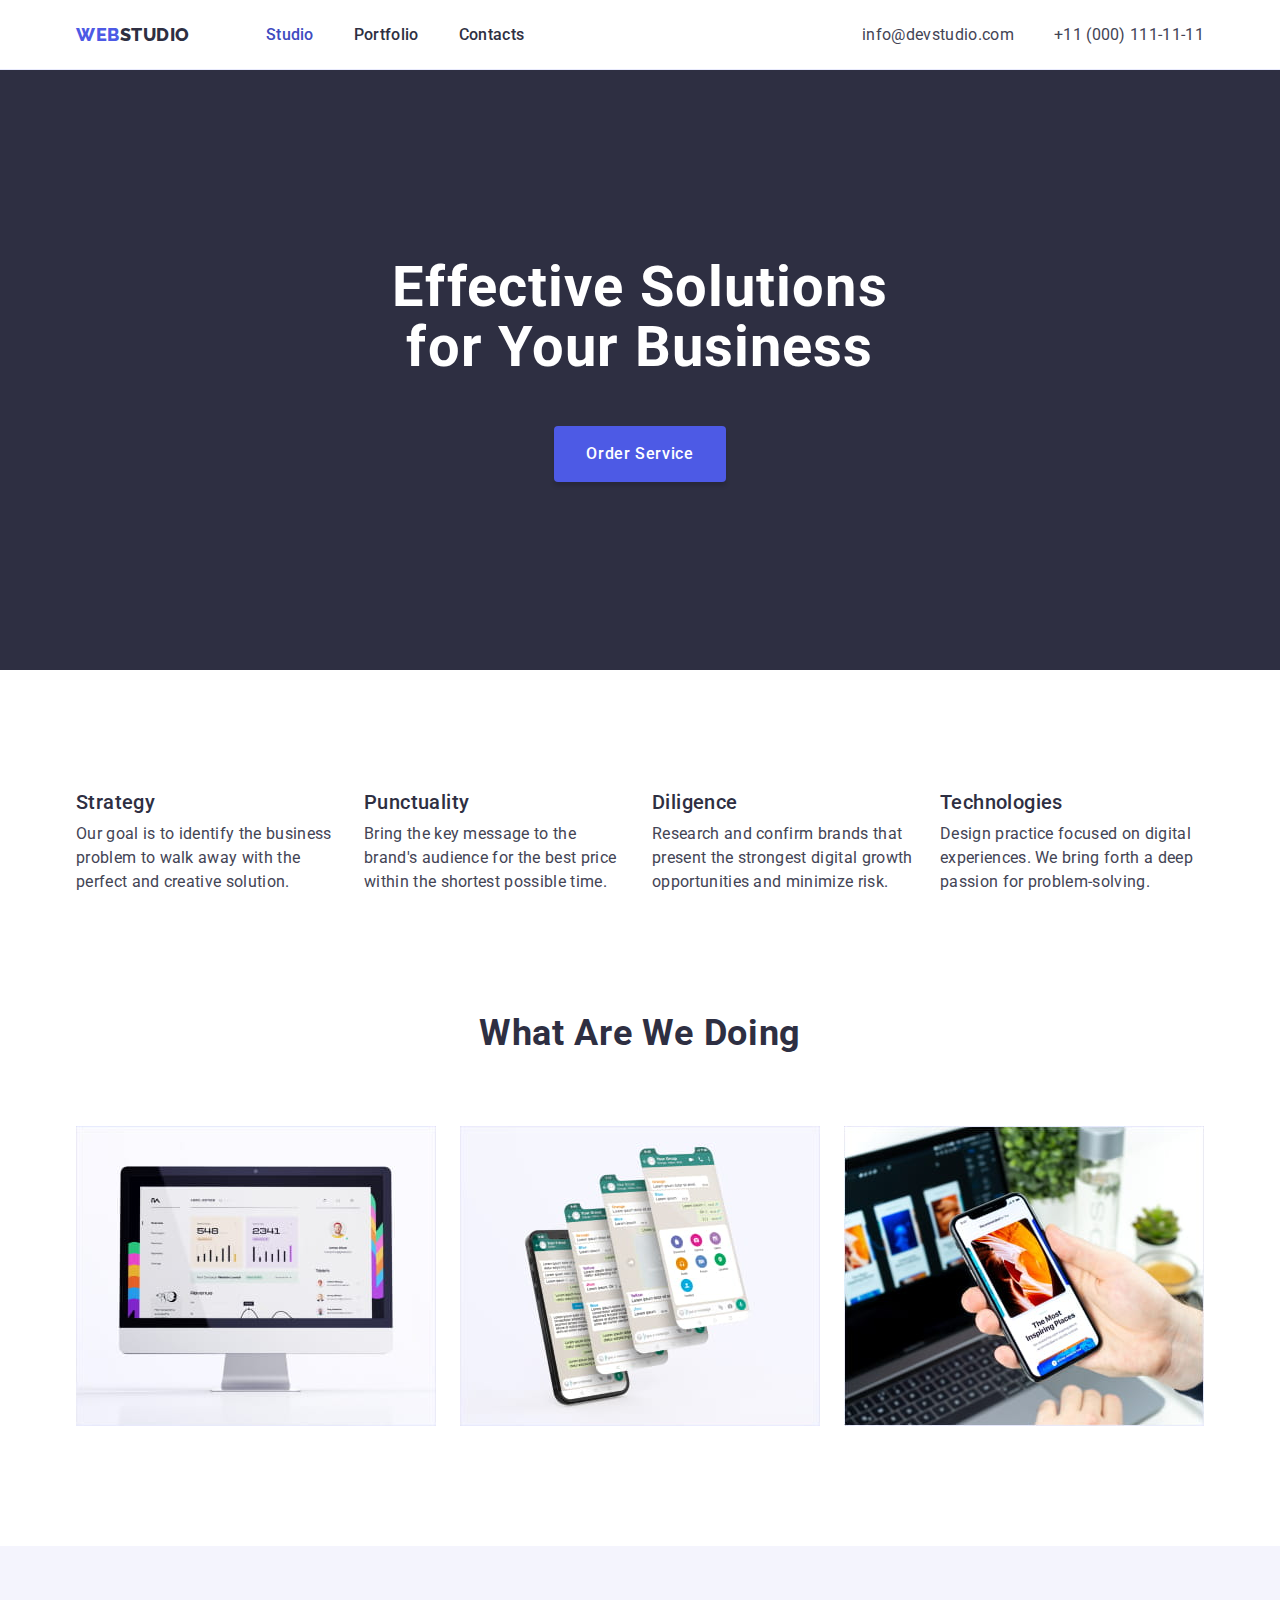
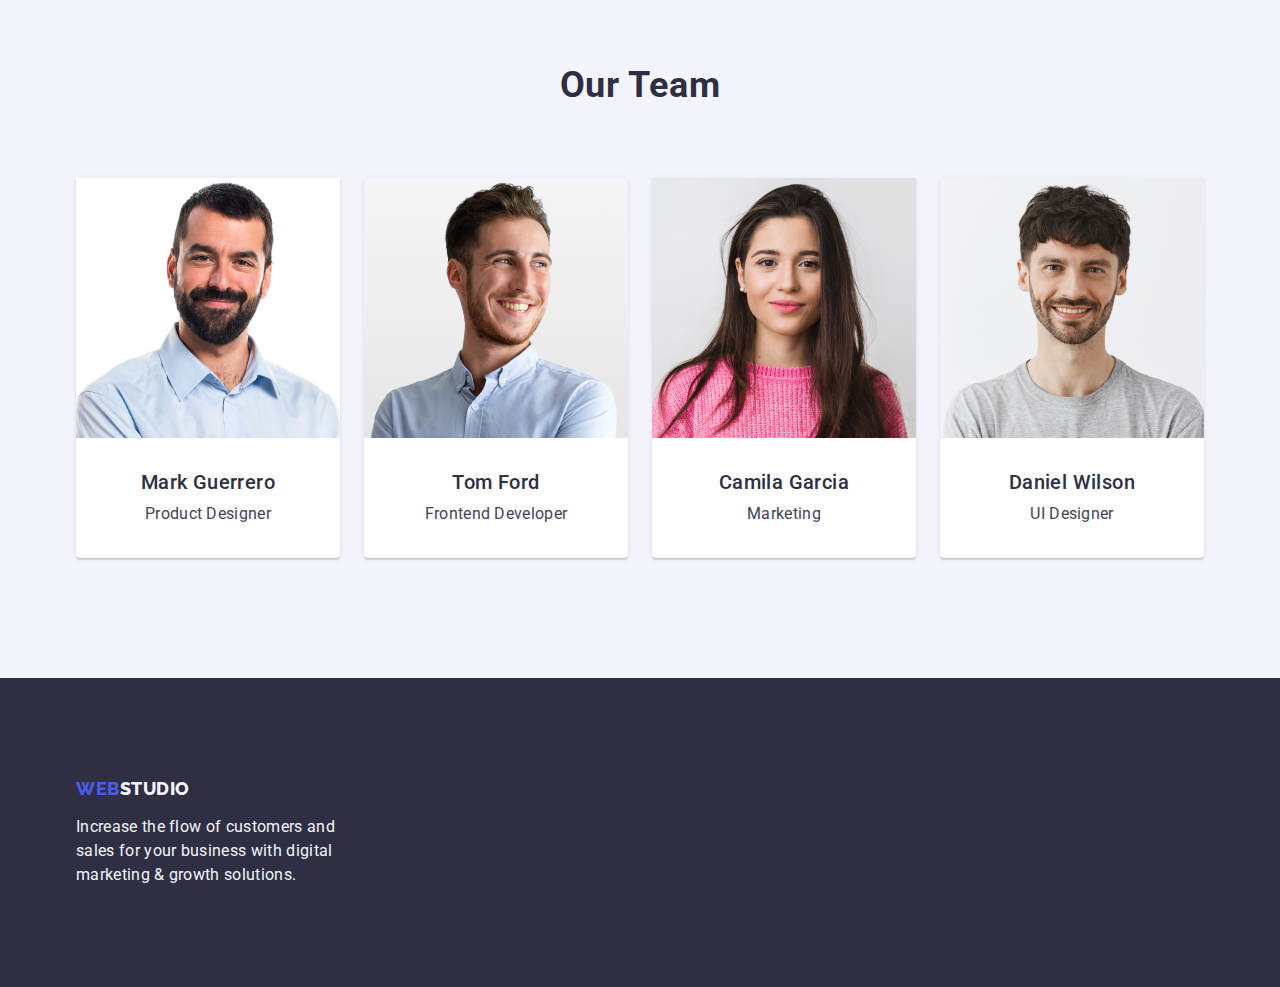
<file: index.html>
<!DOCTYPE html>
<html lang="en">

<head>
    <meta charset="UTF-8">
    <meta http-equiv="X-UA-Compatible" content="IE=edge">
    <meta name="viewport" content="width=device-width, initial-scale=1.0">
    <title>Studio</title>

    <!-- style -->
    <link rel="stylesheet" href="https://cdn.jsdelivr.net/npm/modern-normalize@1.1.0/modern-normalize.min.css">
    <link rel="stylesheet" href="./css/styles.css">

    <!-- font -->
    <link rel="preconnect" href="https://fonts.googleapis.com">
    <link rel="preconnect" href="https://fonts.gstatic.com" crossorigin>
    <link
        href="https://fonts.googleapis.com/css2?family=Raleway:wght@800&family=Roboto:wght@400;500;700;900&display=swap"
        rel="stylesheet">
</head>

<body>
    <!-- top line -->
    <header class="header">
        <div class="container header-container">
            <nav class="header-nav">
                <a href="./index.html" class="logo header-logo link">
                    Web<span class="logo-std-header">Studio</span>
                </a>
                <ul class="header-nav-list list">
                    <li class="header-nav-item">
                        <a href="./index.html" class="current header-nav-link link">Studio</a>
                    </li>
                    <li class="header-nav-item">
                        <a href="./portfolio.html" class="header-nav-link link">Portfolio</a>
                    </li>
                    <li class="header-nav-item">
                        <a href="" class="header-nav-link link">Contacts</a>
                    </li>
                </ul>
            </nav>
            <address class="contact">
                <ul class="contact-list list">
                    <li class="contact-item">
                        <a href="mailto:info@devstudio.com" class="contact-link link">info@devstudio.com</a>
                    </li>
                    <li class="contact-item">
                        <a href="tel:+110001111111" class="contact-link link">+11 (000) 111-11-11</a>
                    </li>
                </ul>
            </address>
        </div>
    </header>

    <main>
        <!-- section 1 hero -->
        <section class="section section-hero">
            <div class="container">
                <h1 class="title-hero">Effective Solutions for Your Business</h1>
                <button type="button" class="hero-btn btn">Order Service</button>
            </div>
        </section>
        <!-- section 2 Digitalization -->
        <section class="section section-feature">
            <div class="container">
                <h2 class="feature-title title-primary" hidden>Digital Strategy and Design for Business Growth</h2>
                <ul class="feature-list list">
                    <li class="feature-item">
                        <h3 class="feature-item-title title-secondary">Strategy</h3>
                        <p class="text">Our goal is to identify the business
                            problem to walk away with the perfect and creative solution.</p>
                    </li>
                    <li class="feature-item">
                        <h3 class="feature-item-title title-secondary">Punctuality</h3>
                        <p class="text">Bring the key message to the brand's audience for the best price within the
                            shortest
                            possible time.</p>
                    </li>
                    <li class="feature-item">
                        <h3 class="feature-item-title title-secondary">Diligence</h3>
                        <p class="text">Research and confirm brands that present the strongest digital growth
                            opportunities
                            and minimize risk.</p>
                    </li>
                    <li class="feature-item">
                        <h3 class="feature-item-title title-secondary">Technologies</h3>
                        <p class="text">Design practice focused on digital experiences. We bring forth a deep passion
                            for
                            problem-solving.</p>
                    </li>
                </ul>
            </div>
        </section>
        <!-- section 3 Activity -->
        <section class="section section-activity">
            <div class="container">
                <h2 class="activity-title title-primary">What are we doing</h2>
                <ul class="activity-list list">
                    <li class="activiti-item">
                        <img src="./images/activity/desktop.jpg" alt="desktop" width="360" height="300">
                    </li>
                    <li class="activiti-item">
                        <img src="./images/activity/messengers.jpg" alt="messengers" width="360" height="300">
                    </li>
                    <li class="activiti-item">
                        <img src="./images/activity/applications.jpg" alt="applications" width="360" height="300">
                    </li>
                </ul>
            </div>
        </section>
        <!-- section 4 Team -->
        <section class="section section-team">
            <div class="container">
                <h2 class="team-title title-primary">Our Team</h2>
                <ul class="team-list list">
                    <li class="team-card">
                        <img src="./images/team/mark-guerrero.jpg" alt="Mark Guerrero" width="264" height="260">
                        <div class="team-card-desc">
                            <h3 class="title-secondary">Mark Guerrero</h3>
                            <p class="text">Product Designer</p>
                        </div>
                    </li>
                    <li class="team-card">
                        <img src="./images/team/tom-ford.jpg" alt="Tom Ford" width="264" height="260">
                        <div class="team-card-desc">
                            <h3 class="title-secondary">Tom Ford</h3>
                            <p class="text">Frontend Developer</p>
                        </div>
                    </li>
                    <li class="team-card">
                        <img src="./images/team/camila-garcia.jpg" alt="Camila Garcia" width="264" height="260">
                        <div class="team-card-desc">
                            <h3 class="title-secondary">Camila Garcia</h3>
                            <p class="text">Marketing</p>
                        </div>
                    </li>
                    <li class="team-card">
                        <img src="./images/team/daniel-wilson.jpg" alt="Daniel Wilson" width="264" height="260">
                        <div class="team-card-desc">
                            <h3 class="title-secondary">Daniel Wilson</h3>
                            <p class="text">UI Designer</p>
                        </div>
                    </li>
                </ul>
            </div>
        </section>
    </main>

    <footer class="footer">
        <div class="container">
            <a href="./index.html" class="logo link">
                Web<span class="logo-std-footer">Studio</span>
            </a>
            <p class="footer-text text">
                Increase the flow of customers and sales for your business with digital marketing & growth solutions.
            </p>
        </div>
    </footer>
</body>

</html>
</file>
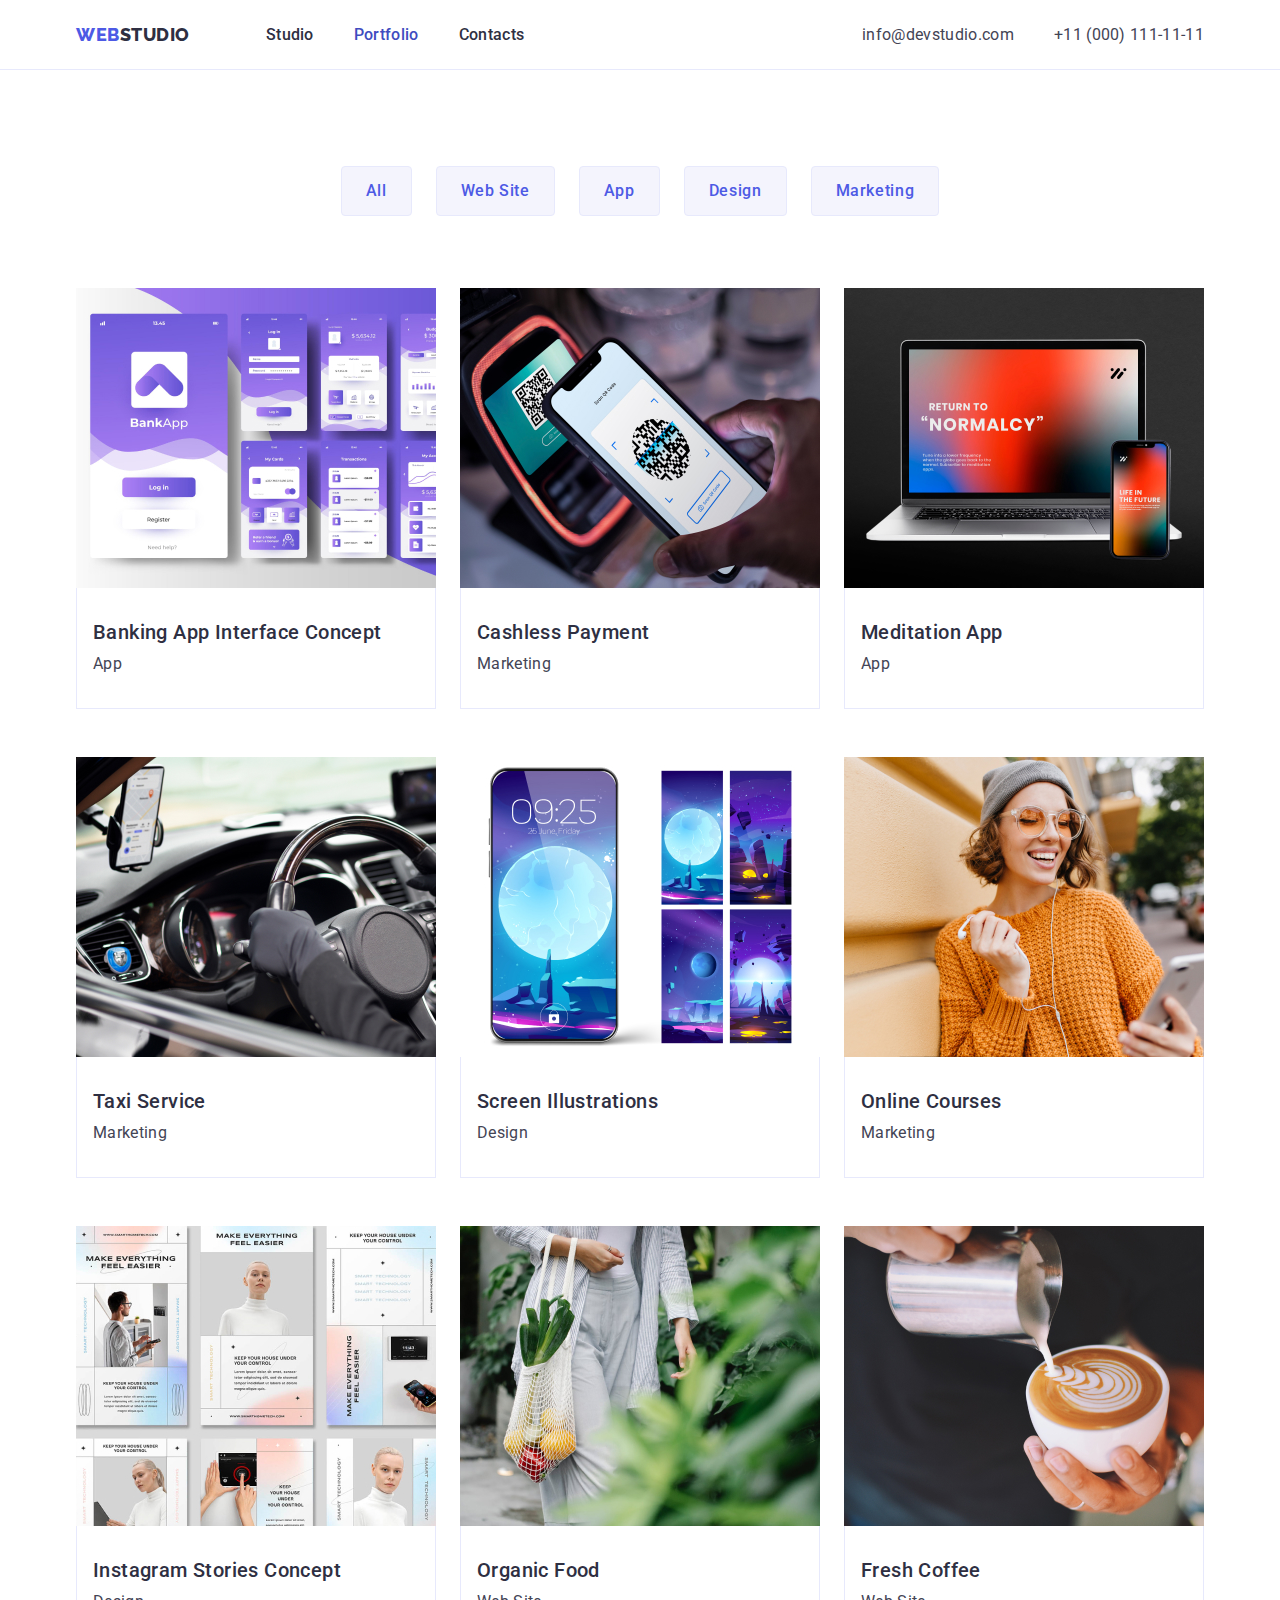
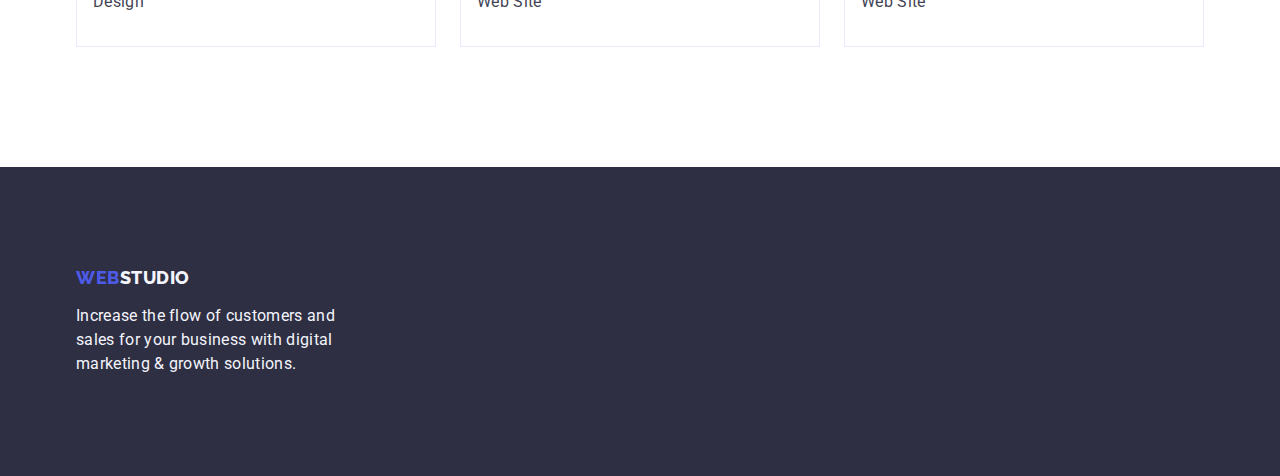
<file: portfolio.html>
<!DOCTYPE html>
<html lang="en">

<head>
    <meta charset="UTF-8">
    <meta http-equiv="X-UA-Compatible" content="IE=edge">
    <meta name="viewport" content="width=device-width, initial-scale=1.0">
    <title>Portfolio</title>

    <!-- style -->
    <link rel="stylesheet" href="https://cdn.jsdelivr.net/npm/modern-normalize@1.1.0/modern-normalize.min.css">
    <link rel="stylesheet" href="./css/styles.css">

    <!-- font -->
    <link rel="preconnect" href="https://fonts.googleapis.com">
    <link rel="preconnect" href="https://fonts.gstatic.com" crossorigin>
    <link
        href="https://fonts.googleapis.com/css2?family=Raleway:wght@800&family=Roboto:wght@400;500;700;900&display=swap"
        rel="stylesheet">
</head>

<body>
    <!-- top line -->
    <header class="header">
        <div class="container header-container">
            <nav class="header-nav">
                <a href="./index.html" class="logo header-logo link">
                    Web<span class="logo-std-header">Studio</span>
                </a>
                <ul class="header-nav-list list">
                    <li class="header-nav-item">
                        <a href="./index.html" class="header-nav-link link">Studio</a>
                    </li>
                    <li class="header-nav-item">
                        <a href="./portfolio.html" class="current header-nav-link link">Portfolio</a>
                    </li>
                    <li class="header-nav-item">
                        <a href="" class="header-nav-link link">Contacts</a>
                    </li>
                </ul>
            </nav>
            <address class="contact">
                <ul class="contact-list list">
                    <li class="contact-item">
                        <a href="mailto:info@devstudio.com" class="contact-link link">info@devstudio.com</a>
                    </li>
                    <li class="contact-item">
                        <a href="tel:+110001111111" class="contact-link link">+11 (000) 111-11-11</a>
                    </li>
                </ul>
            </address>
        </div>
    </header>

    <main>
        <!-- Projects -->
        <section class="section section-portfolio">
            <div class="container">
                <h1 hidden class="title-primary">Projects</h1>
                <!-- filters -->
                <ul class="filter-list list">
                    <li class="filter-item">
                        <button type="button" class="btn">All</button>
                    </li>
                    <li class="filter-item">
                        <button type="button" class="btn">Web Site</button>
                    </li>
                    <li class="filter-item">
                        <button type="button" class="btn">App</button>
                    </li>
                    <li class="filter-item">
                        <button type="button" class="btn">Design</button>
                    </li>
                    <li class="filter-item">
                        <button type="button" class="btn">Marketing</button>
                    </li>
                </ul>
                <!-- Projects List -->
                <ul class="projects-list list">
                    <li class="projects-card">
                        <a href="" class="projects-link link">
                            <img src="./images/projects/bank-app.jpg" alt="Banking App" width="360" height="300">
                            <div class="projects-card-desc">
                                <h2 class="title-secondary">Banking App Interface Concept</h2>
                                <p class="text">App</p>
                            </div>
                        </a>
                    </li>
                    <li class="projects-card">
                        <a href="" class="projects-link link">
                            <img src="./images/projects/payment.jpg" alt="Cashless Payment" width="360" height="300">
                            <div class="projects-card-desc">
                                <h2 class="title-secondary">Cashless Payment</h2>
                                <p class="text">Marketing</p>
                            </div>
                        </a>
                    </li>
                    <li class="projects-card">
                        <a href="" class="projects-link link">
                            <img src="./images/projects/meditation-app.jpg" alt="Meditation App" width="360"
                                height="300">
                            <div class="projects-card-desc">
                                <h2 class="title-secondary">Meditation App</h2>
                                <p class="text">App</p>
                            </div>
                        </a>
                    </li>
                    <li class="projects-card">
                        <a href="" class="projects-link link">
                            <img src="./images/projects/taxi-service.jpg" alt="Taxi Service" width="360" height="300">
                            <div class="projects-card-desc">
                                <h2 class="title-secondary">Taxi Service</h2>
                                <p class="text">Marketing</p>
                            </div>
                        </a>
                    </li>
                    <li class="projects-card">
                        <a href="" class="projects-link link">
                            <img src="./images/projects/screen-illustrations.jpg" alt="Illustrations" width="360"
                                height="300">
                            <div class="projects-card-desc">
                                <h2 class="title-secondary">Screen Illustrations</h2>
                                <p class="text">Design</p>
                            </div>
                        </a>
                    </li>
                    <li class="projects-card">
                        <a href="" class="projects-link link">
                            <img src="./images/projects/online-courses.jpg" alt="Online Courses" width="360"
                                height="300">
                            <div class="projects-card-desc">
                                <h2 class="title-secondary">Online Courses</h2>
                                <p class="text">Marketing</p>
                            </div>
                        </a>
                    </li>
                    <li class="projects-card">
                        <a href="" class="projects-link link">
                            <img src="./images/projects/instagram-stones-concept.jpg" alt="Instagram Stories Concept"
                                width="360" height="300">
                            <div class="projects-card-desc">
                                <h2 class="title-secondary">Instagram Stories Concept</h2>
                                <p class="text">Design</p>
                            </div>
                        </a>
                    </li>
                    <li class="projects-card">
                        <a href="" class="projects-link link">
                            <img src="./images/projects/organic-food.jpg" alt="Organic Food" width="360" height="300">
                            <div class="projects-card-desc">
                                <h2 class="title-secondary">Organic Food</h2>
                                <p class="text">Web Site</p>
                            </div>
                        </a>
                    </li>
                    <li class="projects-card">
                        <a href="" class="projects-link link">
                            <img src="./images/projects/fresh-coffee.jpg" alt="Fresh Coffee" width="360" height="300">
                            <div class="projects-card-desc">
                                <h2 class="title-secondary">Fresh Coffee</h2>
                                <p class="text">Web Site</p>
                            </div>
                        </a>
                    </li>
                </ul>
            </div>
        </section>
    </main>

    <footer class="footer">
        <div class="container">
            <a href="./index.html" class="logo link">
                Web<span class="logo-std-footer">Studio</span>
            </a>
            <p class="footer-text text">
                Increase the flow of customers and sales for your business with digital marketing & growth solutions.
            </p>
        </div>
    </footer>
</body>

</html>
</file>
<file: css/styles.css>
:root {
    --font-primary: 'Roboto', sans-serif;
    --font-logo: 'Raleway', sans-serif;
    /* COLORS */
    --color-iris: #4d5ae5;
    --color-ocean: #404bbf;
    --color-navy-blue: #2e2f42;
    --color-green: #31d0aa;
    --color-slate: #434455;
    --color-light-slate: #8e8f99;
    --color-cornflower: #e7e9fc;
    --color-cloud: #f4f4fd;
    --color-navy-blue-modal: rgba(46, 47, 66, 0.4);
    --color-grey: rgba(46, 47, 66, 0.7);

    /* Header background, team card background */
    --color-white: #ffffff;
    --color-dairy: #fcfcfc;
}

/* DROPPING */
h1,
h2,
h3,
h4,
p {
    margin-top: 0;
    margin-bottom: 0;
}

ul {
    margin-top: 0;
    margin-bottom: 0;
    padding-left: 0;
}

img {
    display: block;
}

.list {
    list-style: none;
    display: flex;
    flex-wrap: wrap;
    align-items: center;
}

.link {
    text-decoration: none;
    color: currentColor;
}

/* DEFAULT */
body {
    font-size: 16px;
    font-family: var(--font-primary);
    font-weight: 400;
    line-height: 24px;
    letter-spacing: 0.02em;
    text-decoration: none;
    text-transform: none;
    background-color: var(--color-white);
    color: var(--color-slate);
}

.container {
    max-width: 1158px;
    padding: 0 15px;
    margin: 0 auto;
}

.section {
    padding-top: 120px;
    padding-bottom: 120px;
}

/* TITLES */
.title-hero {
    font-size: 56px;
    font-family: inherit;
    font-weight: 700;
    line-height: 1.07;
    letter-spacing: 0.02em;
    text-decoration: none;
    text-transform: none;
    color: var(--color-white);
    max-width: 496px;
    margin-bottom: 48px;
    text-align: center;
}

.title-primary {
    font-size: 36px;
    font-family: inherit;
    font-weight: 700;
    line-height: 1.11;
    letter-spacing: 0.02em;
    text-decoration: none;
    text-transform: capitalize;
    color: var(--color-navy-blue);
    margin-bottom: 72px;
}

.title-secondary {
    font-size: 20px;
    font-family: inherit;
    font-weight: 500;
    line-height: 1.2;
    letter-spacing: 0.02em;
    text-decoration: none;
    text-transform: none;
    color: var(--color-navy-blue);
    margin-bottom: 8px;
}

/* BUTTONS */
/* portfolio filter buttons */
.btn {
    font-family: inherit;
    font-weight: 500;
    font-size: 16px;
    line-height: 1.5;
    letter-spacing: 0.04em;
    background-color: var(--color-cloud);
    color: var(--color-iris);
    display: block;
    padding: 12px 24px;
    border: 1px solid var(--color-cornflower);
    border-radius: 4px;
}

.btn:hover,
.btn:focus {
    cursor: pointer;
    background-color: var(--color-ocean);
    color: var(--color-white);
    border: 1px solid transparent;
}

/* PAGES */
/* header */
.header {
    border-bottom: 1px solid var(--color-cornflower);
}

.header-container {
    display: flex;
    align-items: center;
    justify-content: space-between;
}

.header-nav {
    display: flex;
    align-items: center;
}

.logo {
    font-family: var(--font-logo);
    font-weight: 800;
    font-size: 18px;
    line-height: 1.17;
    letter-spacing: 0.03em;
    color: var(--color-iris);
    text-transform: uppercase;
    margin-right: 76px;
}

.header-logo {
    padding: 24px 0;
}

.logo-std-header {
    color: var(--color-navy-blue);
}

.header-nav-list {
    gap: 40px;
}

.header-nav-link {
    font-weight: 500;
    color: var(--color-navy-blue);
    padding: 24px 0;
}

.header-nav-link:hover,
.header-nav-link:focus {
    color: var(--color-ocean);
}

.header-nav-link.current {
    color: var(--color-ocean);
}

.contact {
    font-style: normal;
}

.contact-list {
    gap: 40px;
}

.contact-link {
    padding: 24px 0;
}

.contact-link:hover,
.contact-link:focus {
    color: var(--color-ocean);
}

/* MAIN */
/* hero ↓↓↓ */
.section-hero {
    background-color: var(--color-navy-blue);
    color: var(--color-white);
    padding: 188px 0;
}

.section-hero .container {
    display: flex;
    flex-direction: column;
    align-items: center;
}

.hero-btn {
    min-width: 169px;
    padding: 16px 32px;
    background: var(--color-iris);
    box-shadow: 0px 4px 4px rgba(0, 0, 0, 0.15);
    border: none;
    color: var(--color-white);
    cursor: pointer;
}

.hero-btn:hover,
.hero-btn:focus {
    background-color: var(--color-ocean);
    border: none;
}

/* hero ↑↑↑ */

/* section 2 Digitalization ↓↓↓ */

.feature-list {
    gap: 24px;
}

.feature-item {
    flex-basis: calc((100% - 72px) / 4);
}

/* section 3 Activity */
.section-activity {
    padding-top: 0px;
}

.activity-title {
    text-align: center;
}

.activity-list {
    gap: 24px;
}

.activiti-item {
    flex-basis: calc((100% - 48px) / 3);
}

/* section 4 Team ↓↓↓ */
.section-team {
    background-color: var(--color-cloud);
}

.team-list {
    gap: 24px;
}

.team-title {
    text-align: center;
}

.team-card {
    text-align: center;
    background-color: var(--color-white);
    flex-basis: calc((100% - 72px) / 4);
    box-shadow: 0px 1px 6px rgba(46, 47, 66, 0.08), 0px 1px 1px rgba(46, 47, 66, 0.16), 0px 2px 1px rgba(46, 47, 66, 0.08);
    border-radius: 0px 0px 4px 4px;
}

.team-card-desc {
    padding: 32px 16px;
}

/* PORTFOLIO ↓↓↓ */

.section-portfolio {
    padding-top: 96px;
    padding-bottom: 120px;
}

.filter-list {
    justify-content: center;
    gap: 24px;
    margin-bottom: 72px;
}

.projects-list {
    gap: 48px 24px;
}

.projects-card {
    flex-basis: calc((100% - 48px) / 3);
}

.projects-card-desc {
    padding: 32px 16px;
    border: 1px solid var(--color-cornflower);
    border-top: none;
}

/* FOOTER ↓↓↓ */
.footer {
    color: var(--color-cloud);
    background-color: var(--color-navy-blue);
    padding-top: 100px;
    padding-bottom: 100px;
}

.footer .logo {
    display: inline-block;
    margin-right: 0px;
    margin-bottom: 16px;
}

.logo-std-footer {
    color: var(--color-cloud);
}

.footer-text {
    width: 264px;
}
</file>
